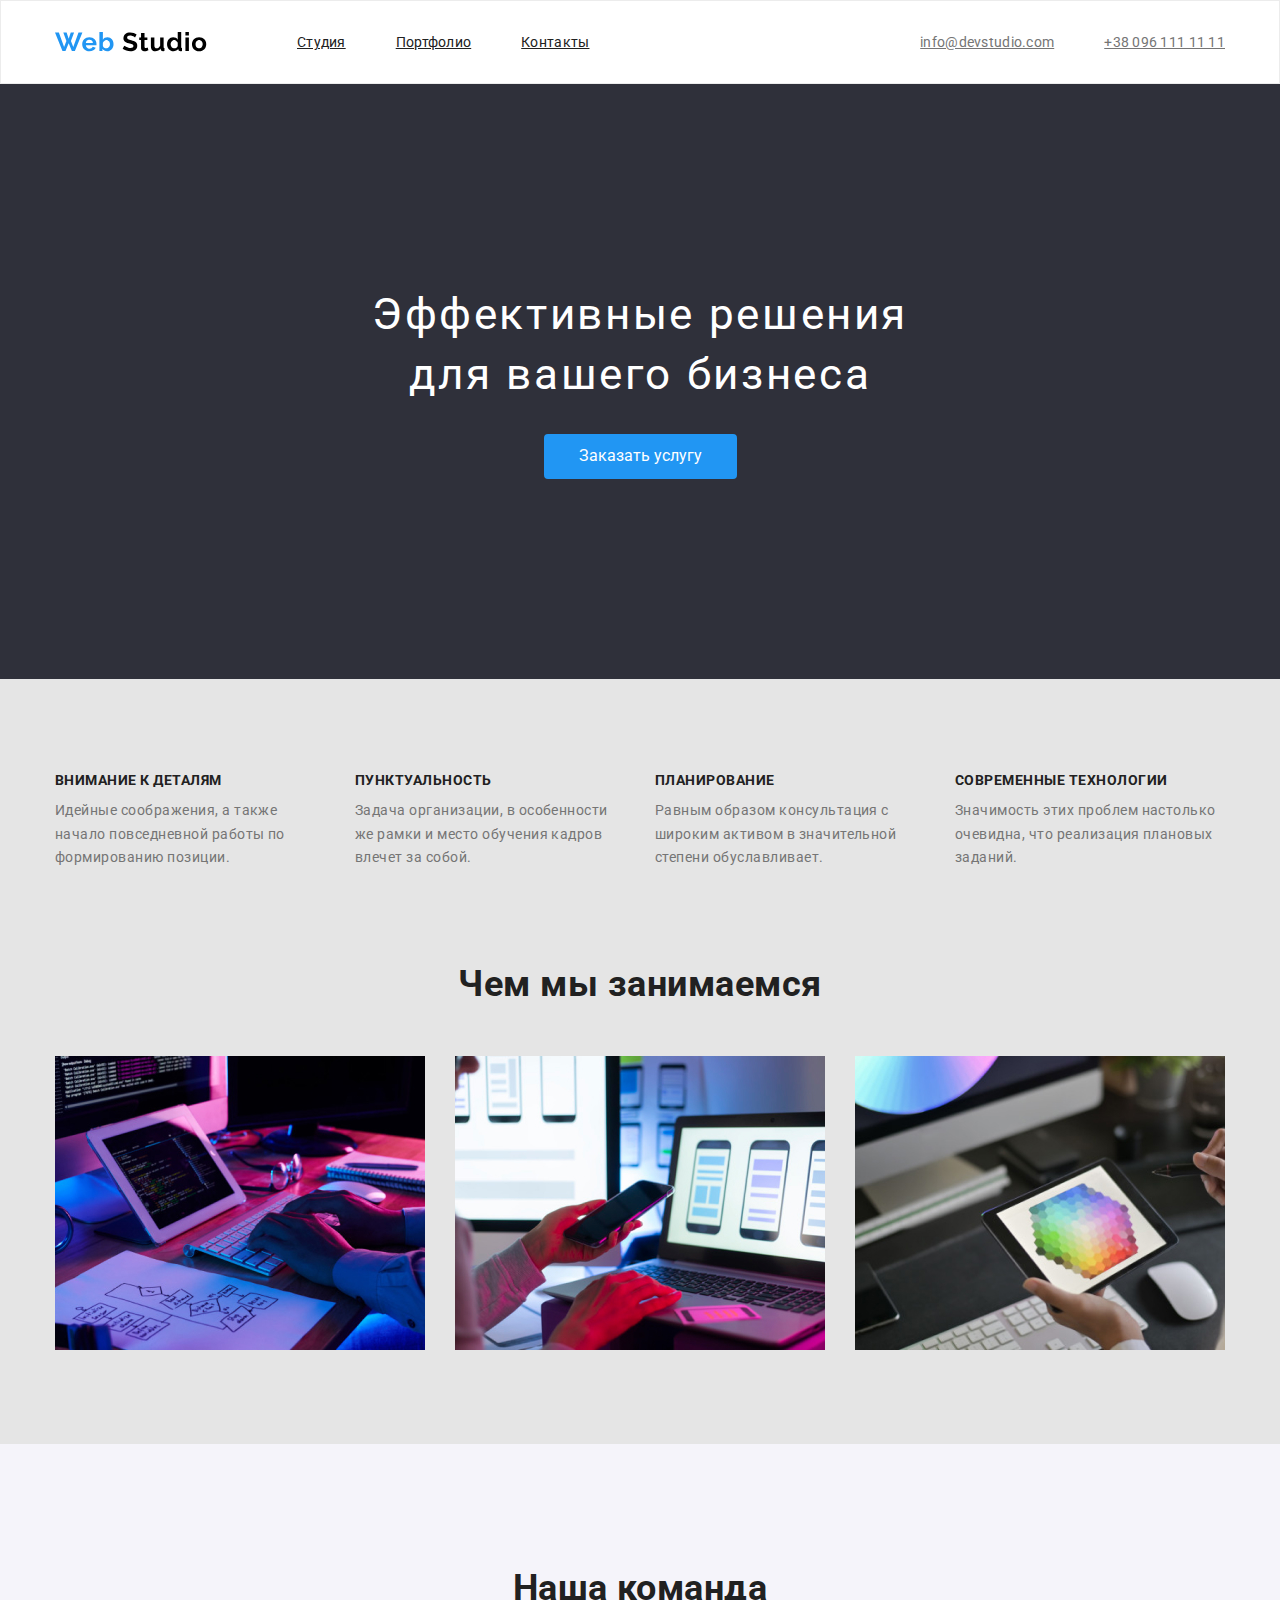
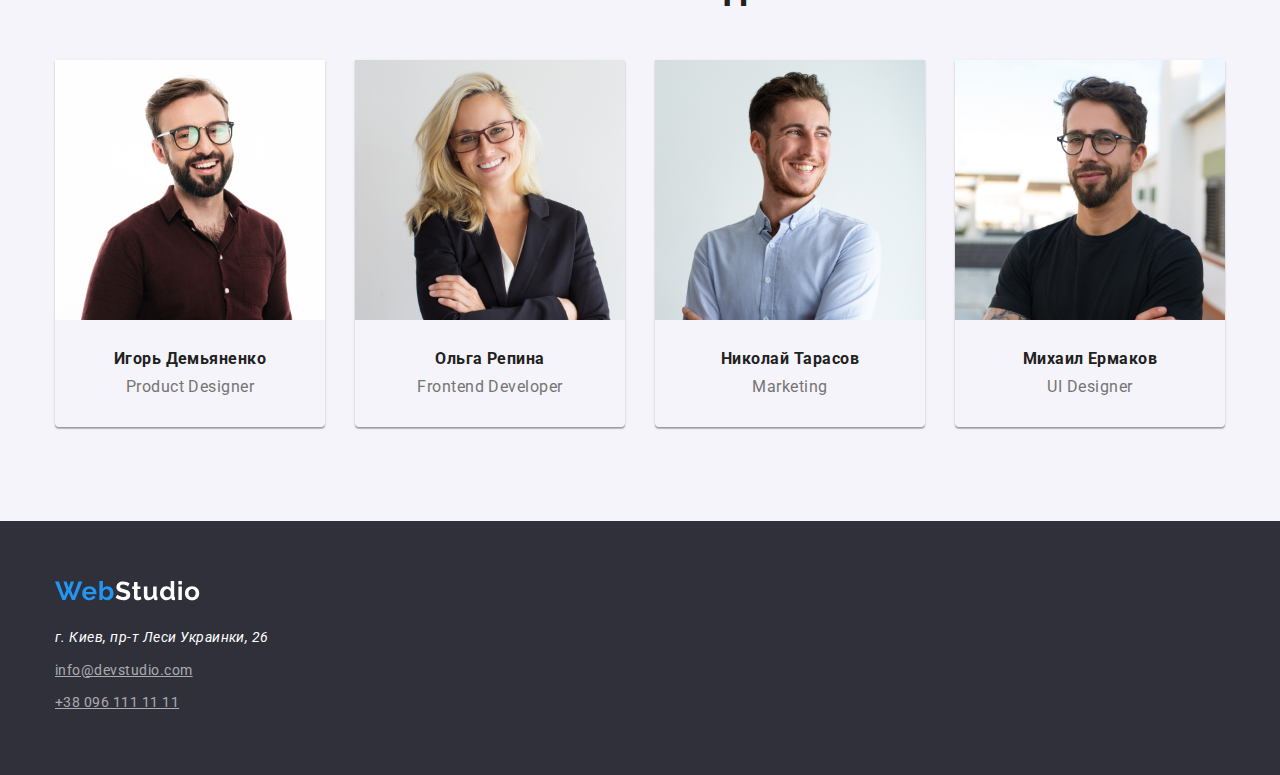
<file: index.html>
<!DOCTYPE html>
<html lang="ru">
  <head>
    <meta charset="UTF-8" />
    <meta name="viewport" content="width=device-width, initial-scale=1.0" />
    <title>Document</title>
    <link
      href="https://fonts.googleapis.com/css2?family=Roboto:wght@500;700;900&display=swap"
      rel="stylesheet"
    />
    <link
      rel="stylesheet"
      href="https://cdnjs.cloudflare.com/ajax/libs/modern-normalize/0.7.0/modern-normalize.min.css"
    />

    <link rel="stylesheet" href="./css/styles.css" />
  </head>
  <body>
    <!-- Шапка сайта-->
    <header class="page-header">
      <div class="container flexbox">
        <nav class="navigation">
          <a href="./index.html" class="logo">
            <img src="./images/logo.svg" alt="Логотип" />
          </a>

          <ul class="site-nav list">
            <li class="item">
              <a href="./index.html" class="link"> Студия </a>
            </li>
            <li class="item">
              <a href="./portfolio.html" class="link"> Портфолио </a>
            </li>
            <li class="item"><a href="" class="link"> Контакты </a></li>
          </ul>
        </nav>

        <!-- Контакты -->
        <ul class="auth-nav list">
          <li class="link-phone">
            <a href="mailto:info@devstudio.com" class="contacts">
              <!-- <img src="./images/email.svg" alt="" /> -->
              info@devstudio.com
            </a>
          </li>
          <li class="link-phone">
            <a href="tel:+380961111111" class="contacts">
              <!-- <img src="./images/phone.svg" alt="" /> -->
              +38 096 111 11 11
            </a>
          </li>
        </ul>
      </div>
    </header>

    <!-- Hero-->

    <main>
      <section class="hero">
        <div class="hero-container">
          <div class="btn">
            <h1 class="title">
              Эффективные решения <br />
              для вашего бизнеса
            </h1>
            <button type="button" class="button">Заказать услугу</button>
          </div>
        </div>
      </section>

      <!-- Преимущества команды-->

      <section class="section ident">
        <div class="container">
          <div class="about-us-container">
            <div class="holder">
              <ul class="item">
                <li>
                  <h3 class="title">Внимание к деталям</h3>
                  <p class="text">
                    Идейные соображения, а также начало повседневной работы по
                    формированию позиции.
                  </p>
                </li>
              </ul>

              <ul class="item">
                <li>
                  <h3 class="title">Пунктуальность</h3>
                  <p class="text">
                    Задача организации, в особенности же рамки и место обучения
                    кадров влечет за собой.
                  </p>
                </li>
              </ul>

              <ul class="item">
                <li>
                  <h3 class="title">Планирование</h3>
                  <p class="text">
                    Равным образом консультация с широким активом в значительной
                    степени обуславливает.
                  </p>
                </li>
              </ul>

              <ul class="item">
                <li>
                  <h3 class="title">Современные технологии</h3>
                  <p class="text">
                    Значимость этих проблем настолько очевидна, что реализация
                    плановых заданий.
                  </p>
                </li>
              </ul>
            </div>
          </div>
        </div>
      </section>

      <!-- Примеры работ-->

      <section class="work ident">
        <div class="container">
          <h2 class="title">Чем мы занимаемся</h2>
          <div class="holder">
            <ul class="benefits">
              <li>
                <a href="">
                  <img src="./images/desktop.jpg" alt="Рабочий стол" />
                </a>
              </li>
            </ul>

            <ul class="benefits">
              <li>
                <a href="">
                  <img src="./images/mobile.jpg" alt="Смартфон" />
                </a>
              </li>
            </ul>

            <ul class="benefits">
              <li>
                <a href="">
                  <img src="./images/design.jpg" alt="Дизайн" />
                </a>
              </li>
            </ul>
          </div>
        </div>
      </section>

      <!-- Команда -->

      <section class="team ident">
        <div class="container">
          <div class="team-container">
            <h2 class="title">Наша команда</h2>
            <div class="holder">
              <!-- Игорь Демьяненко -->
              <ul class="person">
                <li>
                  <img
                    src="./images/demyanenko.jpg"
                    width="270"
                    alt="фото Игорь Демьяненко"
                  />
                  <h3 class="name">Игорь Демьяненко</h3>
                  <p class="jobs">Product Designer</p>
                </li>
              </ul>

              <!-- Ольга Репина -->
              <ul class="person">
                <li>
                  <img
                    src="./images/repina.jpg"
                    width="270"
                    alt="фото Ольга Репина"
                  />
                  <h3 class="name">Ольга Репина</h3>
                  <p class="jobs">Frontend Developer</p>
                </li>
              </ul>

              <!-- Николай Тарасов -->
              <ul class="person">
                <li>
                  <img
                    src="./images/tarasov.jpg"
                    width="270"
                    alt="фото Николай Тарасов"
                  />
                  <h3 class="name">Николай Тарасов</h3>
                  <p class="jobs">Marketing</p>
                </li>
              </ul>

              <!-- Михаил Ермаков -->

              <ul class="person">
                <li>
                  <img
                    src="./images/ermakov.jpg"
                    width="270"
                    alt="фото Михаил Ермаков"
                  />
                  <h3 class="name">Михаил Ермаков</h3>
                  <p class="jobs">UI Designer</p>
                </li>
              </ul>
            </div>
          </div>
        </div>
      </section>
    </main>

    <!-- подвал-->
    <footer class="footer">
      <div class="container">
        <nav>
          <a href="./index.html" class="logo-footer">
            <img src="./images/logofooter.svg" alt="" />
          </a>
          <address class="addresses">г. Киев, пр-т Леси Украинки, 26</address>
          <ul class="site-foot">
            <li>
              <a href="mailto:info@devstudio.com" class="link">
                <p class="mail-style">info@devstudio.com</p>
              </a>
            </li>
            <li>
              <a href="tel:+380961111111" class="link">
                <p class="phone-style">+38 096 111 11 11</p></a
              >
            </li>
          </ul>
        </nav>
      </div>
    </footer>
  </body>
</html>
</file>
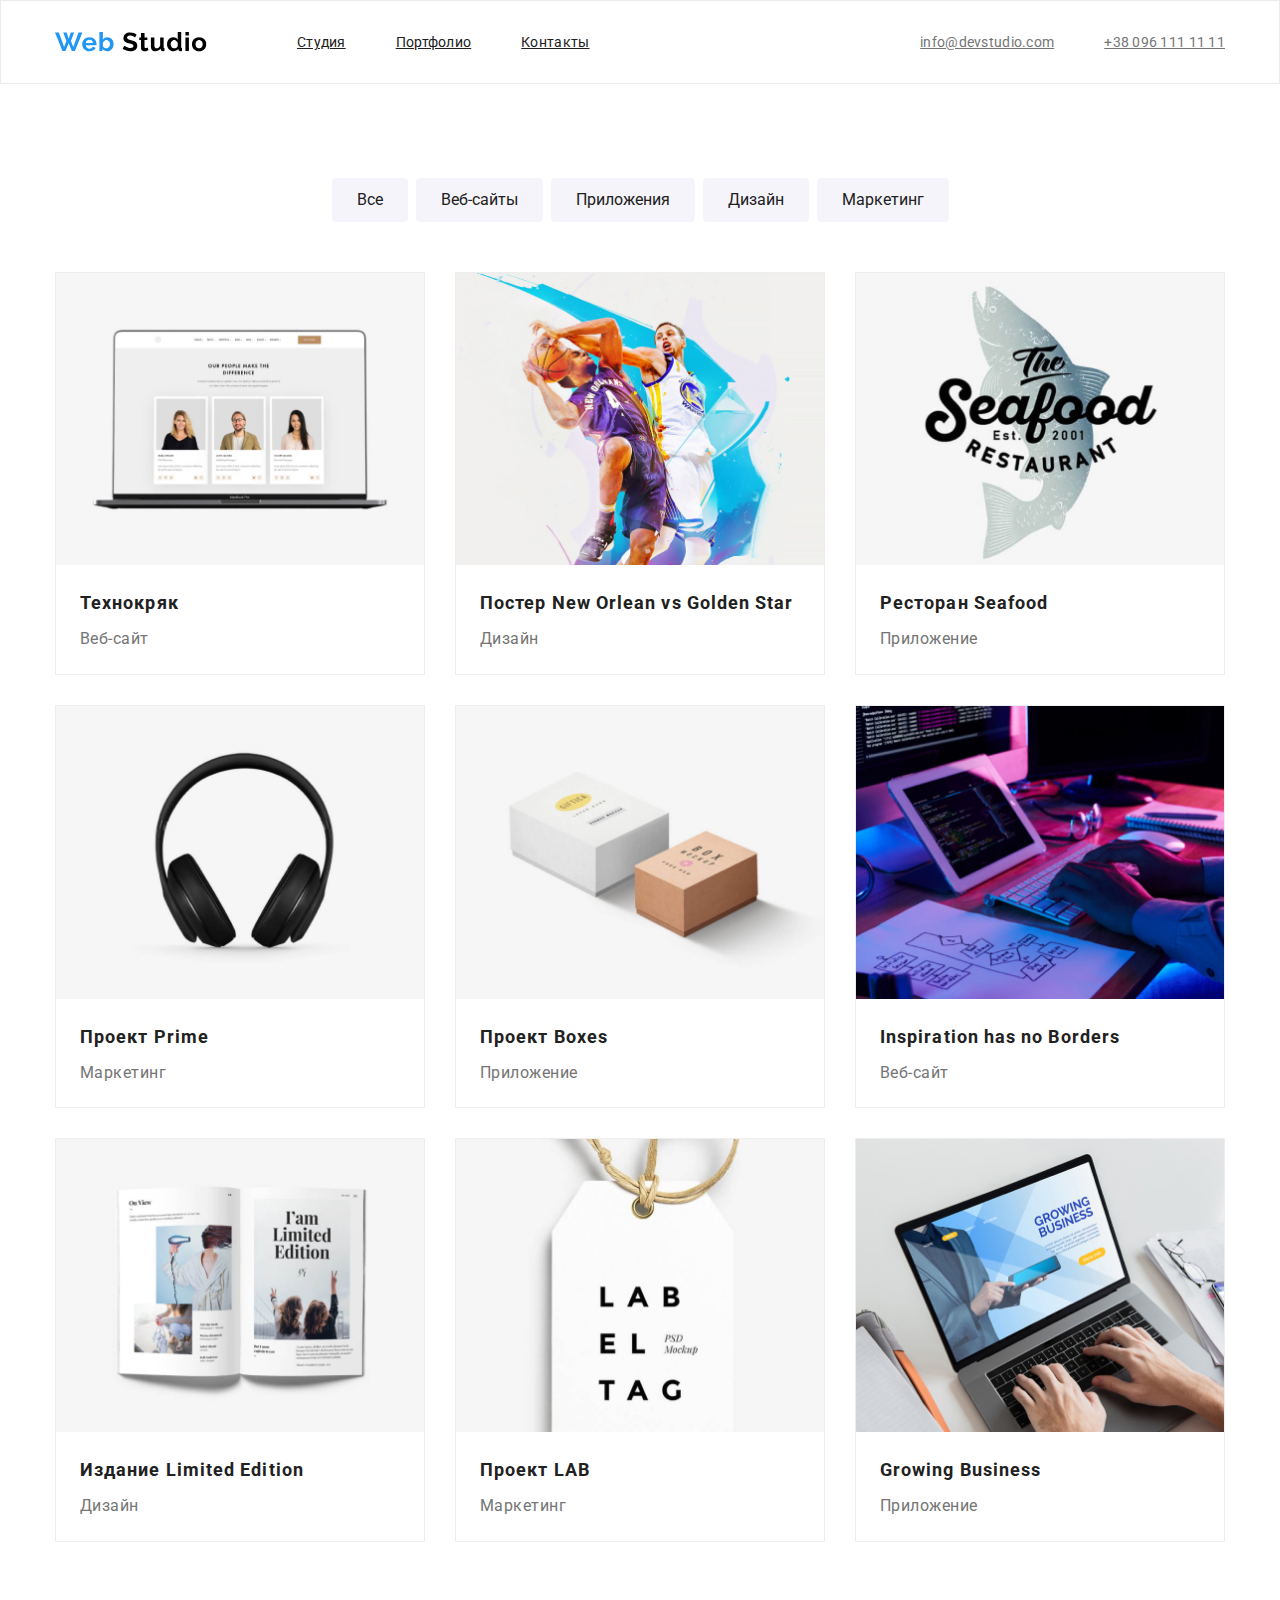
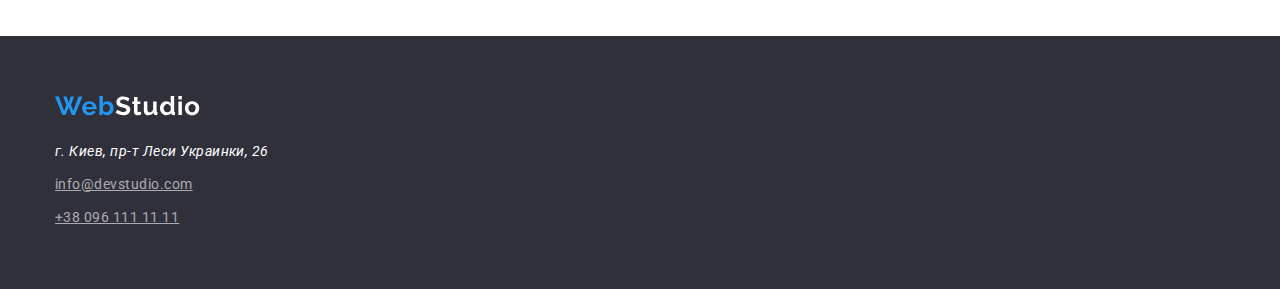
<file: portfolio.html>
<!DOCTYPE html>
<html lang="ru">
  <head>
    <meta charset="UTF-8" />
    <meta name="viewport" content="width=device-width, initial-scale=1.0" />
    <title>Document</title>
    <link
      href="https://fonts.googleapis.com/css2?family=Roboto:wght@500;700;900&display=swap"
      rel="stylesheet"
    />
    <link
      rel="stylesheet"
      href="https://cdnjs.cloudflare.com/ajax/libs/modern-normalize/0.7.0/modern-normalize.min.css"
    />
    <link rel="stylesheet" href="./css/styles.css" />
  </head>

  <body>
    <!-- Шапка сайта-->
    <header class="page-header">
      <div class="container flexbox">
        <nav class="navigation">
          <a href="./index.html" class="logo">
            <img src="./images/logo.svg" alt="" />
          </a>

          <ul class="site-nav list">
            <li class="item">
              <a href="./index.html" class="link"> Студия </a>
            </li>
            <li class="item">
              <a href="./portfolio.html" class="link"> Портфолио </a>
            </li>
            <li class="item"><a href="" class="link"> Контакты </a></li>
          </ul>
        </nav>

        <!-- Контакты -->
        <ul class="auth-nav list">
          <li class="link-phone">
            <a href="mailto:info@devstudio.com" class="contacts">
              <!-- <img src="./images/email.svg" alt="" /> -->
              info@devstudio.com
            </a>
          </li>
          <li class="link-phone">
            <a href="tel:+380961111111" class="contacts">
              <!-- <img src="./images/phone.svg" alt="" /> -->
              +38 096 111 11 11
            </a>
          </li>
        </ul>
      </div>
    </header>

    <!-- Список работ -->

    <main class="content">
      <div class="container">
        <ul class="button-portfolio">
          <li class="key">
            <button type="button" class="button-list">Все</button>
          </li>
          <li class="key">
            <button type="button" class="button-list">Веб-сайты</button>
          </li>
          <li class="key">
            <button type="button" class="button-list">Приложения</button>
          </li>
          <li class="key">
            <button type="button" class="button-list">Дизайн</button>
          </li>
          <li class="key">
            <button type="button" class="button-list">Маркетинг</button>
          </li>
        </ul>
      </div>

      <!-- Примеры всех работ-->

      <article>
        <div class="container">
          <!-- <div class="holder"> -->
          <section class="features">
            <ul class="features-element">
              <li>
                <img
                  src="./images/technocrack.jpg"
                  width="370"
                  alt="Технокряк"
                />
                <h3 class="tittle">Технокряк</h3>
                <p class="category">Веб-сайт</p>
              </li>
            </ul>

            <ul class="features-element">
              <li>
                <img
                  src="./images/basketball.jpg"
                  width="370"
                  alt="Постер New Orlean vs Golden Star"
                />
                <h3 class="tittle">Постер New Orlean vs Golden Star</h3>
                <p class="category">Дизайн</p>
              </li>
            </ul>

            <ul class="features-element">
              <li>
                <img
                  src="./images/seafood.jpg"
                  width="370"
                  alt="Ресторан Seafood"
                />
                <h3 class="tittle">Ресторан Seafood</h3>
                <p class="category">Приложение</p>
              </li>
            </ul>

            <ul class="features-element">
              <li>
                <img src="./images/prime.jpg" width="370" alt="prime" />
                <h3 class="tittle">Проект Prime</h3>
                <p class="category">Маркетинг</p>
              </li>
            </ul>

            <ul class="features-element">
              <li>
                <img src="./images/boxes.jpg" width="370" alt="boxes" />
                <h3 class="tittle">Проект Boxes</h3>
                <p class="category">Приложение</p>
              </li>
            </ul>

            <ul class="features-element">
              <li>
                <img src="./images/desktop.jpg" width="370" alt="desktop" />
                <h3 class="tittle">Inspiration has no Borders</h3>
                <p class="category">Веб-сайт</p>
              </li>
            </ul>

            <ul class="features-element">
              <li>
                <img src="./images/book.jpg" width="370" alt="book" />
                <h3 class="tittle">Издание Limited Edition</h3>
                <p class="category">Дизайн</p>
              </li>
            </ul>

            <ul class="features-element">
              <li>
                <img src="./images/lab.jpg" width="370" alt="lab" />
                <h3 class="tittle">Проект LAB</h3>
                <p class="category">Маркетинг</p>
              </li>
            </ul>

            <ul class="features-element">
              <li>
                <img src="./images/growing.jpg" width="370" alt="growing" />
                <h3 class="tittle">Growing Business</h3>
                <p class="category">Приложение</p>
              </li>
            </ul>
          </section>
          <!-- </div> -->
        </div>
      </article>
    </main>

    <!-- подвал-->
    <footer class="footer">
      <nav>
        <div class="container">
          <a href="./index.html" class="logo-footer">
            <img src="./images/logofooter.svg " alt="" />
          </a>
          <address class="addresses">г. Киев, пр-т Леси Украинки, 26</address>
          <ul class="site-foot">
            <li>
              <a href="mailto:info@devstudio.com" class="link">
                <p class="mail-style">info@devstudio.com</p>
              </a>
            </li>
            <li>
              <a href="tel:+380961111111" class="link">
                <p class="phone-style">+38 096 111 11 11</p>
              </a>
            </li>
          </ul>
        </div>
      </nav>
      <!-- Соц. сети
      <section>
        <h3>Присоединяйтесь</h3>
        <ul>
          <li>
            <a href="" aria-label=" Ссылка на instagram">
              <img src="./images/instagram.svg" alt="instagram" />
            </a>
            <a href="" aria-label=" Ссылка на twitter">
              <img src="./images/twitter.svg" alt="twitter" />
            </a>
            <a href="" aria-label=" Ссылка на facebook">
              <img src="./images/facebook.svg" alt="facebook" />
            </a>
            <a href="" aria-label=" Ссылка на linkedin">
              <img src="./images/linkedin.svg" alt="linkedin" />
            </a>
          </li>
        </ul>
      </section>
      <section>
        <h3>Подпишитесь на рассылку</h3>
        <button type="button">
          Подписаться <img src="./images/iconsend.svg" alt="iconsend" />
        </button>
      </section> -->
    </footer>
  </body>
</html>
</file>
<file: css/styles.css>
html {
  padding: o;
  margin: 0;
  box-sizing: border-box;
}

*,
*::after,
*::before {
  box-sizing: inherit;
}

:root {
  --primary-text-color: #757575;
  --title-text-color: #212121;
  --accent-color: #2196f3;
  --primary-white-color: #ffffff;
  --background-color: #2f303a;
  --backround-color-2: #e5e5e5;
  --backround-color-3: #f5f4fa;
}

body {
  background-color: var(--primary-white-color);
  color: var(--primary-text-color);
  font-family: Roboto, sans-serif;
  font-style: normal;
  letter-spacing: 0.03em;
}

ul {
  list-style: none;
  margin: 0;
  padding: 0;
}

p {
  margin: 0;
  padding: 0;
}

h1,
h2,
h3,
h4,
h5,
h6 {
  margin: 0;
  padding: 0;
}

button {
  margin: 0;
  padding: 0;
}

img {
  display: block;
  max-width: 100%;
  height: auto;
}

.container {
  width: 1200px;
  padding-right: 15px;
  padding-left: 15px;
  margin-right: auto;
  margin-left: auto;
}

.flexbox {
  display: flex;
}

.holder {
  display: flex;
  flex-wrap: wrap;
}

/* Навигация */
.page-header {
  border: 1px solid #ececec;
  background-color: var(--primary-white-color);
}

.page-header .flexbox {
  justify-content: flex-end;
  align-items: center;
}
.navigation {
  display: flex;
  align-items: center;
  margin-right: auto;
}

.logo {
  margin-right: 90px;
}

.site-nav {
  display: flex;
  margin-top: 32px;
  margin-bottom: 32px;
}

.site-nav .item:not(:last-child) {
  margin-right: 50px;
}

.site-nav .link {
  font-weight: 500px;
  font-size: 14px;
  line-height: 1.14;
  letter-spacing: 0.02em;
  color: var(--title-text-color);
}

.site-nav .link:hover,
.site-nav .link:focus {
  font-weight: 500px;
  font-size: 14px;
  line-height: 1.14;
  letter-spacing: 0.02em;
  color: var(--accent-color);
}

/* Контакты */

.auth-nav {
  display: flex;
  margin-top: 32px;
  margin-bottom: 32px;
}

.auth-nav .link-phone:not(:last-child) {
  margin-right: 50px;
}

.auth-nav .contacts {
  font-weight: 500px;
  font-size: 14px;
  line-height: 1.14;
  letter-spacing: 0.02em;
  color: var(--primary-text-color);
}

.auth-nav .contacts:hover,
.auth-nav .contacts:focus {
  font-weight: 500px;
  font-size: 14px;
  line-height: 1.14;
  letter-spacing: 0.02em;
  color: var(--accent-color);
}

/* Hero */

.hero {
  text-align: center;
  background-color: var(--background-color);
}

.hero .title {
  padding-top: 200px;
  margin-bottom: 30px;
  font-weight: normal;
  font-size: 44px;
  line-height: 60px;
  letter-spacing: 0.06em;
  color: var(--primary-white-color);
}

.button {
  margin-bottom: 200px;
  padding: 10px 32px;
  border: solid var(--accent-color);
  border-radius: 4px;
  color: var(--primary-white-color);
  background: var(--accent-color);
}

/* Преимущества команды */

.about-us-container {
  padding-bottom: 94px;
}

.section {
  padding-top: 94px;
  background-color: var(--backround-color-2);
}

.section .item {
  width: calc((100% - 30px * 3) / 4);
}

.section .item:not(:last-child) {
  margin-right: 30px;
}

.section .title {
  margin-bottom: 10px;

  font-weight: 700px;
  font-size: 14px;
  line-height: 1.14;
  text-transform: uppercase;
  color: var(--title-text-color);
}

.section .text {
  font-weight: 400px;
  font-size: 14px;
  line-height: 1.7;
}

/* Примеры работ */

.work {
  background-color: var(--backround-color-2);
}

.work .benefits {
  width: calc((100% - 30px * 2) / 3);
  margin-bottom: 94px;
}

.work .benefits:not(:last-child) {
  margin-right: 30px;
}

.work .title {
  margin-bottom: 50px;

  font-weight: 700px;
  font-size: 36px;
  line-height: 1.16;
  text-align: center;
  color: var(--title-text-color);
}

/* Команда */
.team {
  background-color: var(--backround-color-3);
}

.team-container {
  padding-top: 94px;
  padding-bottom: 94px;
}

.team .person {
  width: calc((100% - 30px * 3) / 4);
  box-shadow: 0px 1px 3px rgba(0, 0, 0, 0.12), 0px 1px 1px rgba(0, 0, 0, 0.14),
    0px 2px 1px rgba(0, 0, 0, 0.2);
  border-radius: 0px 0px 4px 4px;
}

.team .person:not(:last-child) {
  margin-right: 30px;
}

.team .title {
  margin-top: 30px;
  margin-bottom: 50px;

  font-weight: 700px;
  font-size: 36px;
  line-height: 1.16;
  text-align: center;
  color: var(--title-text-color);
}

.team .name {
  margin-top: 30px;
  margin-bottom: 10px;
  font-weight: 500px;
  font-size: 16px;
  line-height: 1.18;
  text-align: center;
  color: var(--title-text-color);
}

.team .jobs {
  margin-bottom: 30px;
  font-weight: 400px;
  font-size: 16px;
  line-height: 1.18;
  text-align: center;
}

/* Footer */

.footer {
  background-color: var(--background-color);
}

.logo-footer {
  display: inline-block;
  margin-top: 60px;
  margin-bottom: 20px;
}

.addresses {
  margin-bottom: 9px;
  font-weight: 400px;
  font-size: 14px;
  line-height: 1.7;
  color: var(--primary-white-color);
}

.site-foot .link {
  margin-bottom: 9px;
  font-weight: 400px;
  font-size: 14px;
  line-height: 1.7;
  color: rgba(255, 255, 255, 0.6);
}

.mail-style {
  margin-bottom: 9px;
}

.phone-style {
  padding-bottom: 60px;
}

/* Portfolio */

.content 

/* Список работ - кнопка */
.button-portfolio {
  display: flex;
  flex-wrap: wrap;
  justify-content: center;
}

.button-portfolio .key:not(:last-child) {
  margin-right: 8px;
}

.button-list {
  margin-top: 94px;
  margin-bottom: 50px;
  padding: 6px 22px;
  border: solid var(--backround-color-3);
  border-radius: 4px;
  background-color: var(--backround-color-3);
  font-weight: 500px;
  font-size: 16px;
  line-height: 1.6;
  text-align: center;
  color: var(--title-text-color);
}

.button-list:hover,
.button-list:focus {
  font-weight: 500px;
  font-size: 16px;
  line-height: 1.6;
  text-align: center;
  background: var(--accent-color);
  color: var(--primary-white-color);
}

/* Примеры всех работ  */

.features {
  display: flex;
  flex-wrap: wrap;
}

.features-element {
  width: calc((100% - 30px * 2) / 3);
  margin-right: 30px;
  margin-bottom: 30px;
  border: 1px solid #eeeeee;
  box-sizing: border-box;
  background-color: var(--primary-white-color);
}

.features-element:nth-child(3n) {
  margin-right: 0;
}

.features-element:nth-last-child(-n + 3) {
  margin-bottom: 94px;
}

.features .tittle {
  margin-top: 20px;
  margin-bottom: 4px;
  margin-left: 24px;
  font-weight: 700px;
  font-size: 18px;
  line-height: 2;
  letter-spacing: 0.06em;
  color: var(--title-text-color);
}

.features .category {
  margin-bottom: 20px;
  margin-left: 24px;
  font-weight: 400px;
  font-size: 16px;
  line-height: 1.8;
  color: var(--primary-text-color);
}
</file>
